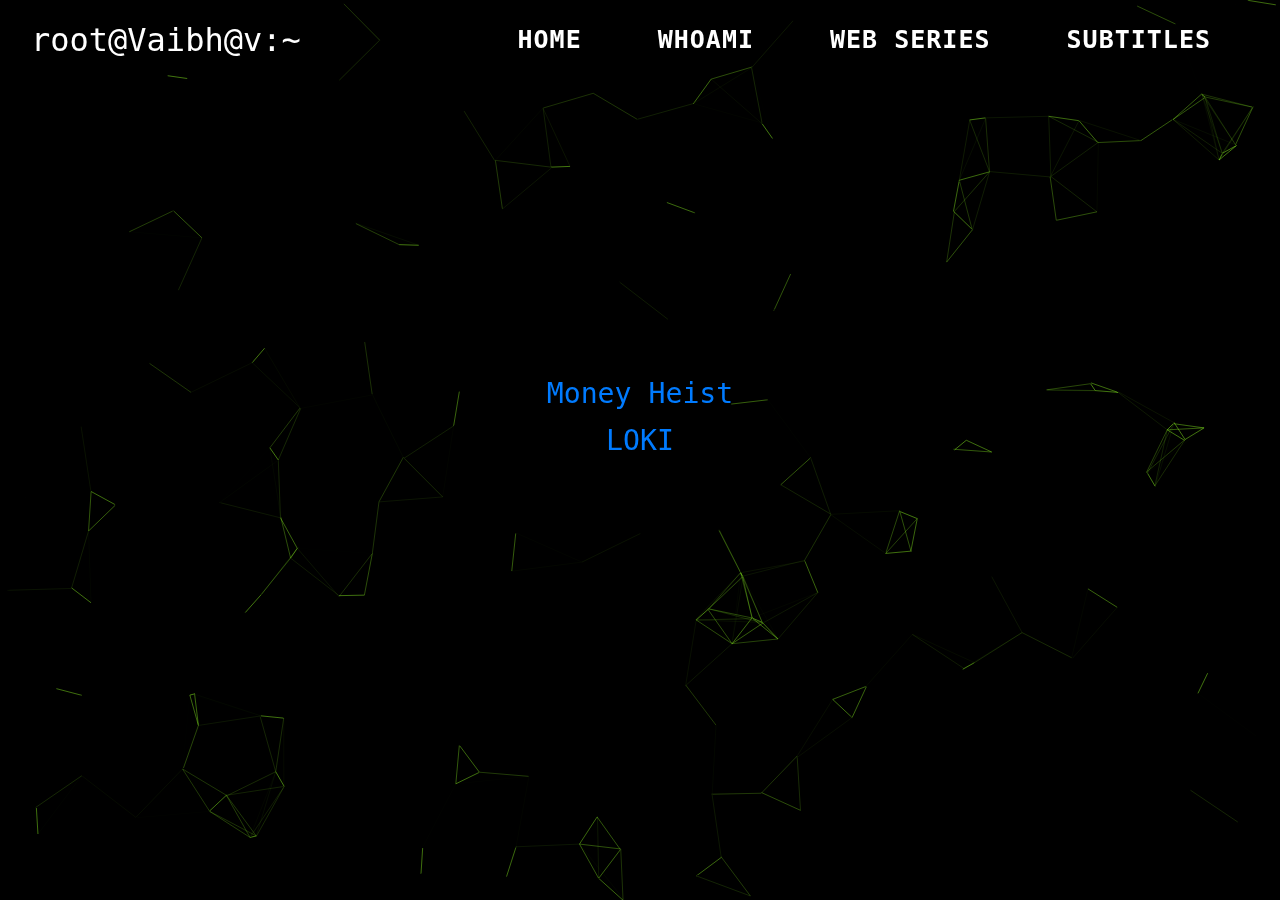
<file: webseries/index.html>
<!DOCTYPE html>
<html lang="en">
<title>VAIBH@V BLOG</title>
<meta charset="UTF-8">
<meta name="viewport" content="width=device-width, initial-scale=1, shrink-to-fit=no">
<link rel="stylesheet" href="/css/style.css">
<link rel="stylesheet" href="https://stackpath.bootstrapcdn.com/font-awesome/4.7.0/css/font-awesome.min.css">
<link rel="stylesheet" href="https://cdnjs.cloudflare.com/ajax/libs/font-awesome/4.7.0/css/font-awesome.min.css">
<link rel="stylesheet" href="https://use.fontawesome.com/releases/v5.6.1/css/all.css">
<link rel="stylesheet" href="https://use.fontawesome.com/releases/v5.11.2/css/all.css">
<link rel="stylesheet" href="https://fonts.googleapis.com/css?family=Righteous|Ubuntu+Mono&display=swap">
<link rel="stylesheet" href="https://maxcdn.bootstrapcdn.com/bootstrap/4.0.0/css/bootstrap.min.css"
  integrity="sha384-Gn5384xqQ1aoWXA+058RXPxPg6fy4IWvTNh0E263XmFcJlSAwiGgFAW/dAiS6JXm" crossorigin="anonymous">





<style>
  body {
    background-color: #000;
  }
</style>

<body>
  <nav class="navbar navbar-expand-lg bg-transparent fixed-top">
    <div class="container-fluid ">
      <a class="bar text-white " href="https://everythin.me/index">root@Vaibh@v:~</a>
      <button class="navbar-toggler navbar-dark" type="button" data-toggle="collapse" data-target="#navbar-nav"
        aria-controls="navbar-nav" aria-expanded="false" aria-label="Toggle navigation">
        <span class="navbar-toggler-icon "></span>
      </button>
      <div class="collapse navbar-collapse" id="navbar-nav">
        <ul class="navbar-nav ml-auto">
          <li class="nav-item ">
            <a class="nav-link" href="https://everythin.me/index">Home</a>
          </li>
          <li class="nav-item">
            <a class="nav-link" href="https://everythin.me/whoami">Whoami</a>
          </li>
          <li class="nav-item">
            <a class="nav-link" href="https://everythin.me/webseries">Web Series</a>
          </li>
          <li class="nav-item">
            <a class="nav-link" href="https://everythin.me/resources">Subtitles</a>
          </li>
        </ul>
      </div>
    </div>
  </nav>


  <section class="underconstruction center ">
    <div class="header3">
      <a href="/webseries/moneyheist/index.html"><p class="header3">Money Heist</p></a>
    </div>

         <br> <p>  </p><br><br>
         
    <section class="underconstruction center ">
        <div class="header4">
          <a href="/webseries/loki/index.html"><p class="header4">LOKI</p></a>
        </div>

    <script src="https://code.jquery.com/jquery-3.2.1.slim.min.js"
      integrity="sha384-KJ3o2DKtIkvYIK3UENzmM7KCkRr/rE9/Qpg6aAZGJwFDMVNA/GpGFF93hXpG5KkN"
      crossorigin="anonymous"></script>
    <script src="https://cdnjs.cloudflare.com/ajax/libs/popper.js/1.12.9/umd/popper.min.js"
      integrity="sha384-ApNbgh9B+Y1QKtv3Rn7W3mgPxhU9K/ScQsAP7hUibX39j7fakFPskvXusvfa0b4Q"
      crossorigin="anonymous"></script>
    <script src="https://maxcdn.bootstrapcdn.com/bootstrap/4.0.0/js/bootstrap.min.js"
      integrity="sha384-JZR6Spejh4U02d8jOt6vLEHfe/JQGiRRSQQxSfFWpi1MquVdAyjUar5+76PVCmYl"
      crossorigin="anonymous"></script>
    <script type="text/javascript" color="143, 252, 33" opacity='1' zIndex="-2" count="200"
      src="/js/canvas-nest.js"></script>
</body>

</html>
</file>
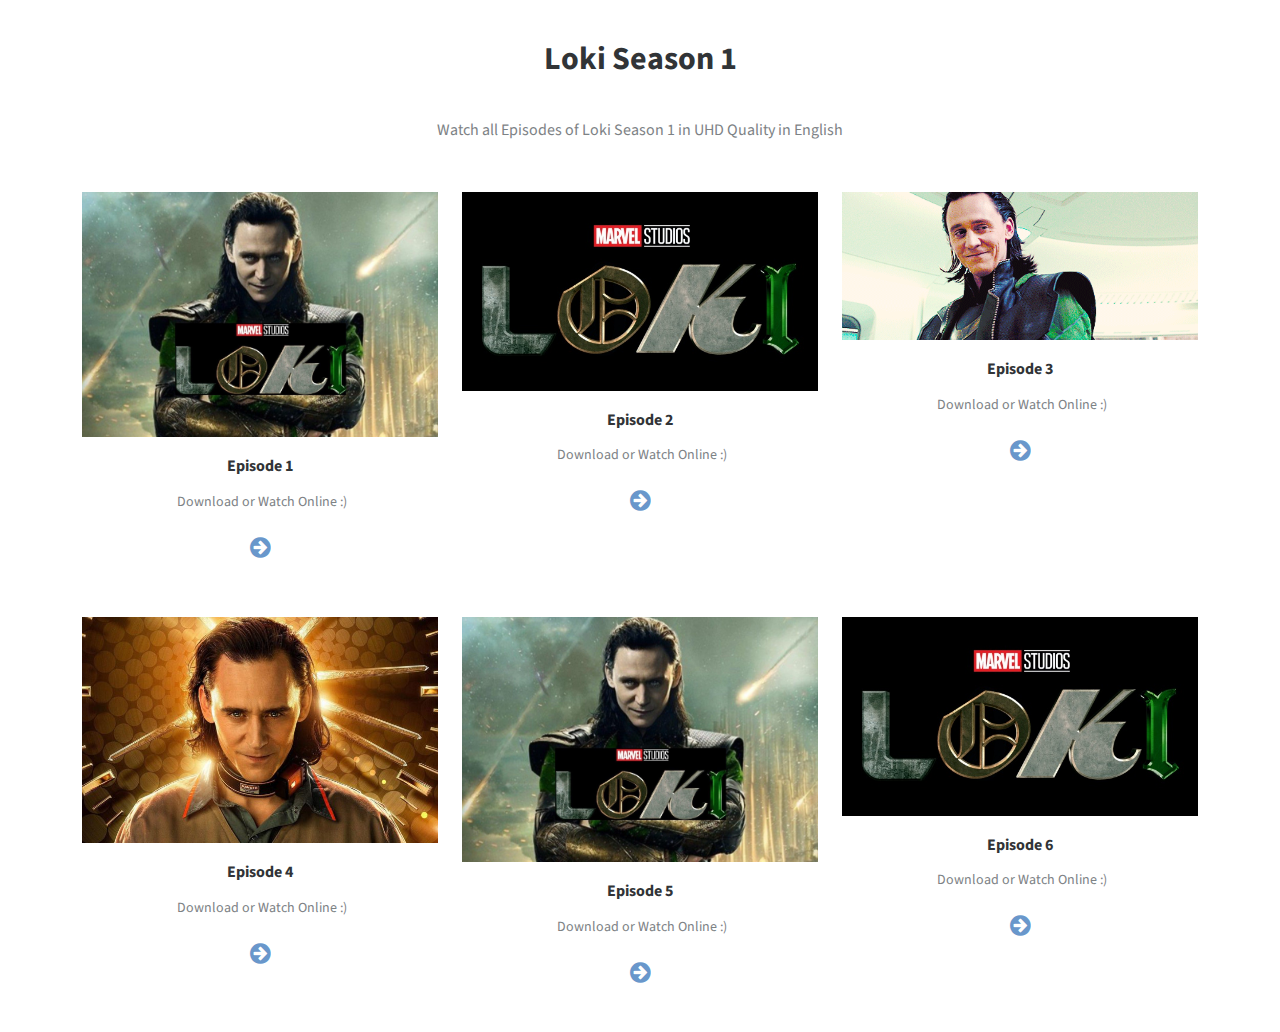
<file: webseries/loki/index.html>
<!DOCTYPE html>
<html>

<head>
    <meta charset="utf-8">
    <meta name="viewport" content="width=device-width, initial-scale=1.0, shrink-to-fit=no">
    <title>Everythin</title>
    <link rel="stylesheet" href="/assets/bootstrap/css/bootstrap.min.css">
    <link rel="stylesheet" href="https://fonts.googleapis.com/css?family=Source+Sans+Pro:300,400,700,300italic,400italic,700italic">
    <link rel="stylesheet" href="https://fonts.googleapis.com/css?family=Lora">
    <link rel="stylesheet" href="/assets/fonts/font-awesome.min.css">
    <link rel="stylesheet" href="/assets/fonts/simple-line-icons.min.css">
    <link rel="stylesheet" href="/assets/css/-Countdown-BS4-.css">
    <link rel="stylesheet" href="/assets/css/Animated-CSS-Waves-Background-SVG.css">
    <link rel="stylesheet" href="/assets/css/Animated-rainbow-shadow.css">
    <link rel="stylesheet" href="/assets/css/Article-Dual-Column.css">
    <link rel="stylesheet" href="/assets/css/Article-List.css">
    <link rel="stylesheet" href="/assets/css/html5-video.css">
</head>

<body>
    <section class="article-list">
        <div class="container">
            <div class="intro">
                <h2 class="text-center">Loki Season 1</h2>
                <p class="text-center">Watch all Episodes of Loki Season 1 in UHD Quality in English</p>
            </div>
            <div class="row articles">
                <div class="col-sm-6 col-md-4 item"><a href="https://mega.nz/file/Cj5giDSa#TR4KyWz1KIPIO-MIkNjbPEgHhy7l4-EQqU_4Bt9_7pc"><img class="img-fluid" src="/assets/img/Loki-filming.jpg"></a>
                    <h3 class="name">Episode 1</h3>
                    <p class="description">&nbsp;Download or Watch Online :)</p><a class="action" href="https://mega.nz/file/Cj5giDSa#TR4KyWz1KIPIO-MIkNjbPEgHhy7l4-EQqU_4Bt9_7pc"><i class="fa fa-arrow-circle-right"></i></a>
                </div>
                <div class="col-sm-6 col-md-4 item"><a href="https://mega.nz/file/Wq5mgTDA#c5lKb-NcrGwxOfc78U1FF6liFV6uYrB4fElclV8fLS0"><img class="img-fluid" src="/assets/img/Loki-logo.jpg"></a>
                    <h3 class="name">Episode 2</h3>
                    <p class="description">&nbsp;Download or Watch Online :)</p><a class="action" href="https://mega.nz/file/Wq5mgTDA#c5lKb-NcrGwxOfc78U1FF6liFV6uYrB4fElclV8fLS0"><i class="fa fa-arrow-circle-right"></i></a>
                </div>
                <div class="col-sm-6 col-md-4 item"><a href="https://mega.nz/file/D2wmgLoL#2As5HWWFtVCc8GVzsXiNvDZmJdXJ0TIMyp4QCvai1dA"><img class="img-fluid" src="/assets/img/heheheloki.gif"></a>
                    <h3 class="name">Episode 3</h3>
                    <p class="description">&nbsp;Download or Watch Online :)</p><a class="action" href="https://mega.nz/file/D2wmgLoL#2As5HWWFtVCc8GVzsXiNvDZmJdXJ0TIMyp4QCvai1dA"><i class="fa fa-arrow-circle-right"></i></a>
                </div>
                <div class="col-sm-6 col-md-4 item"><a href="https://mega.nz/file/r7xEXLzD#URsf8Qj8C4xvb2AQCN9gYxh6faa4EpHqNFLFAwkoSTY"><img class="img-fluid" src="/assets/img/loki-2000x1270-1-696x442.jpg"></a>
                    <h3 class="name">Episode 4</h3>
                    <p class="description">&nbsp;Download or Watch Online :)</p><a class="action" href="https://mega.nz/file/r7xEXLzD#URsf8Qj8C4xvb2AQCN9gYxh6faa4EpHqNFLFAwkoSTY"><i class="fa fa-arrow-circle-right"></i></a>
                </div>
                <div class="col-sm-6 col-md-4 item"><a href="https://mega.nz/file/2ihQGBCa#GKkVimL3baYYk1tS7HWCuZf3Se-zvRxnbIJCIEBLiX0"><img class="img-fluid" src="/assets/img/Loki-filming.jpg"></a>
                    <h3 class="name">Episode 5</h3>
                    <p class="description">&nbsp;Download or Watch Online :)</p><a class="action" href="https://mega.nz/file/2ihQGBCa#GKkVimL3baYYk1tS7HWCuZf3Se-zvRxnbIJCIEBLiX0"><i class="fa fa-arrow-circle-right"></i></a>
                </div>
                <div class="col-sm-6 col-md-4 item"><a href="https://mega.nz/file/jigGgJpY#RaiIEDXFhVAQ2EnDy4ImBF7NZFBHUgD6Y24NMf1a2l4"><img class="img-fluid" src="/assets/img/Loki-logo.jpg"></a>
                    <h3 class="name">Episode 6</h3>
                    <p class="description">&nbsp;Download or Watch Online :)</p><a class="action" href="https://mega.nz/file/jigGgJpY#RaiIEDXFhVAQ2EnDy4ImBF7NZFBHUgD6Y24NMf1a2l4"><i class="fa fa-arrow-circle-right"></i></a>
                </div>
            </div>
        </div>
    </section>
    <script src="/assets/bootstrap/js/bootstrap.min.js"></script>
    <script src="/assets/js/stylish-portfolio.js"></script>
</body>

</html>
</file>
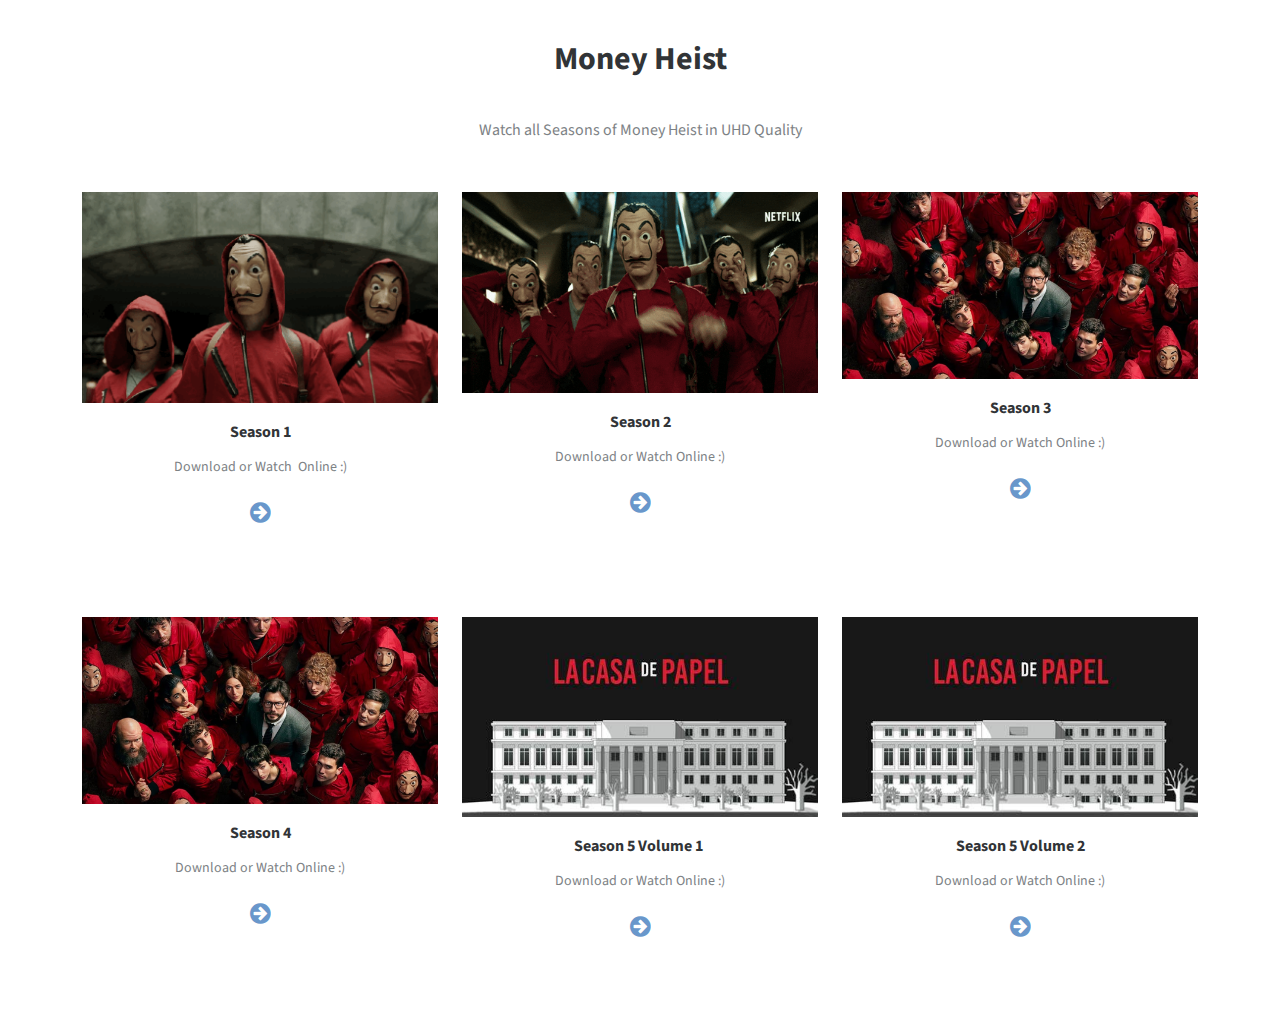
<file: webseries/moneyheist/index.html>
<!DOCTYPE html>
<html>

<head>
    <meta charset="utf-8">
    <meta name="viewport" content="width=device-width, initial-scale=1.0, shrink-to-fit=no">
    <title>Everythin</title>
    <link rel="stylesheet" href="/assets/bootstrap/css/bootstrap.min.css">
    <link rel="stylesheet" href="https://fonts.googleapis.com/css?family=Source+Sans+Pro:300,400,700,300italic,400italic,700italic">
    <link rel="stylesheet" href="https://fonts.googleapis.com/css?family=Lora">
    <link rel="stylesheet" href="/assets/fonts/font-awesome.min.css">
    <link rel="stylesheet" href="/assets/fonts/simple-line-icons.min.css">
    <link rel="stylesheet" href="/assets/css/-Countdown-BS4-.css">
    <link rel="stylesheet" href="/assets/css/Animated-CSS-Waves-Background-SVG.css">
    <link rel="stylesheet" href="/assets/css/Animated-rainbow-shadow.css">
    <link rel="stylesheet" href="/assets/css/Article-Dual-Column.css">
    <link rel="stylesheet" href="/assets/css/Article-List.css">
    <link rel="stylesheet" href="/assets/css/html5-video.css">
</head>

<body>
    <section class="article-list">
        <div class="container">
            <div class="intro">
                <h2 class="text-center">Money Heist</h2>
                <p class="text-center">Watch all Seasons of Money Heist in UHD Quality</p>
            </div>
            <div class="row articles">
                <div class="col-sm-6 col-md-4 item"><a href="/webseries/moneyheist/season1/index.html"><img class="img-fluid" src="/assets/img/LCDPP.gif"></a>
                    <h3 class="name">Season 1</h3>
                    <p class="description">Download or Watch&nbsp; Online :)</p><a class="action" href="/webseries/moneyheist/season1/index.html"><i class="fa fa-arrow-circle-right"></i></a>
                </div>
                <div class="col-sm-6 col-md-4 item"><a href="/webseries/moneyheist/season2/index.html"><img class="img-fluid" src="/assets/img/LCDPP2.gif"></a>
                    <h3 class="name">Season 2</h3>
                    <p class="description">Download or Watch Online :)</p><a class="action" href="/webseries/moneyheist/season2/index.html"><i class="fa fa-arrow-circle-right"></i></a>
                </div>
                <div class="col-sm-6 col-md-4 item"><a href="/webseries/moneyheist/season3/index.html"><img class="img-fluid" src="/assets/img/1-thumbnail.jpg"></a>
                    <h3 class="name">Season 3</h3>
                    <p class="description">Download or Watch Online :)</p><a class="action" href="/webseries/moneyheist/season3/index.html"><i class="fa fa-arrow-circle-right"></i></a>
                </div>
                <div class="col-sm-6 col-md-4 item"><a href="/webseries/moneyheist/season4/index.html"><img class="img-fluid" src="/assets/img/1-thumbnail.jpg"></a>
                    <h3 class="name">Season 4</h3>
                    <p class="description">Download or Watch Online :)</p><a class="action" href="/webseries/moneyheist/season4/index.html"><i class="fa fa-arrow-circle-right"></i></a>
                </div>
                <div class="col-sm-6 col-md-4 item"><a href="/webseries/moneyheist/season5/index.html"><img class="img-fluid" src="/assets/img/lcdpp3.jpg"></a>
                    <h3 class="name">Season 5 Volume 1&nbsp;</h3>
                    <p class="description">Download or Watch Online :)</p><a class="action" href="/webseries/moneyheist/season5/index.html"><i class="fa fa-arrow-circle-right"></i></a>
                </div>
                <div class="col-sm-6 col-md-4 item"><a href="#"><img class="img-fluid" src="/assets/img/lcdpp3.jpg"></a>
                    <h3 class="name">Season 5 Volume 2</h3>
                    <p class="description">Download or Watch Online :)</p><a class="action" href="#"><i class="fa fa-arrow-circle-right"></i></a>
                </div>
            </div>
        </div>
    </section>
    <script src="/assets/bootstrap/js/bootstrap.min.js"></script>
    <script src="/assets/js/stylish-portfolio.js"></script>
</body>

</html>
</file>
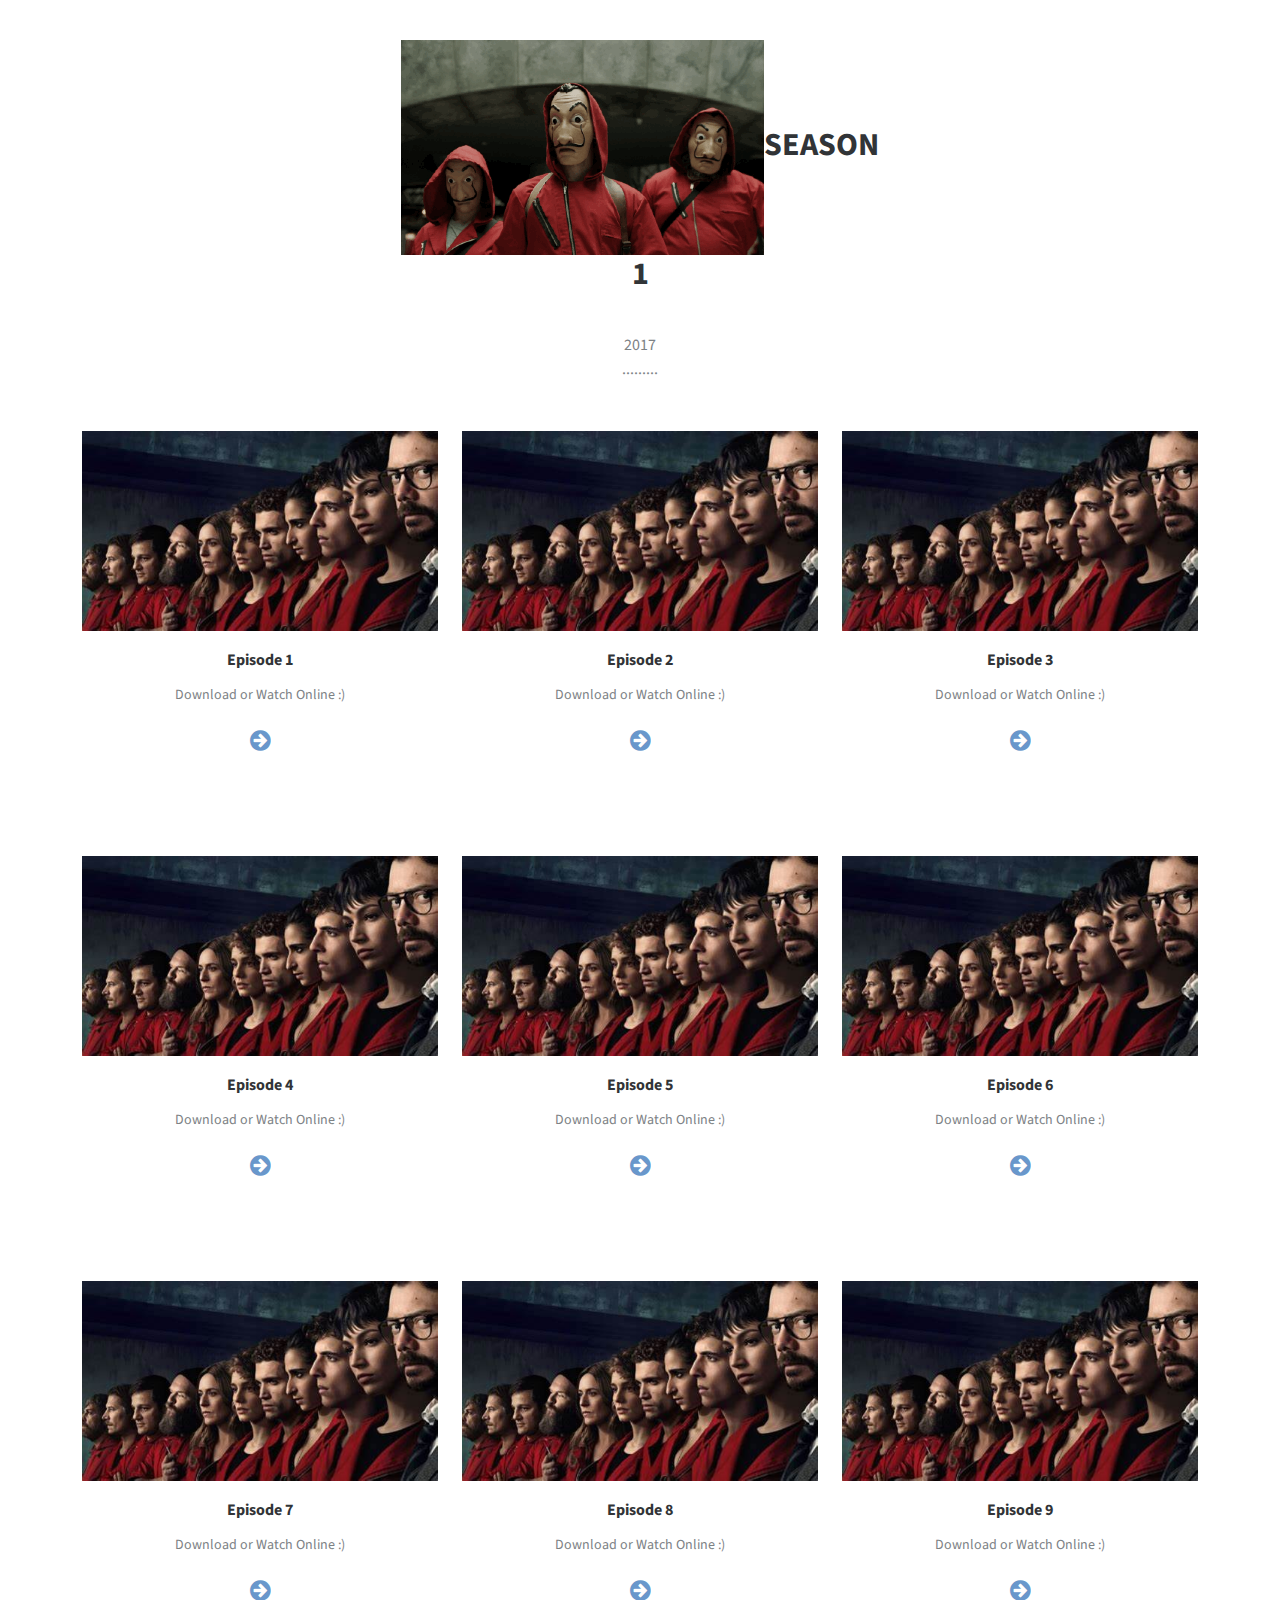
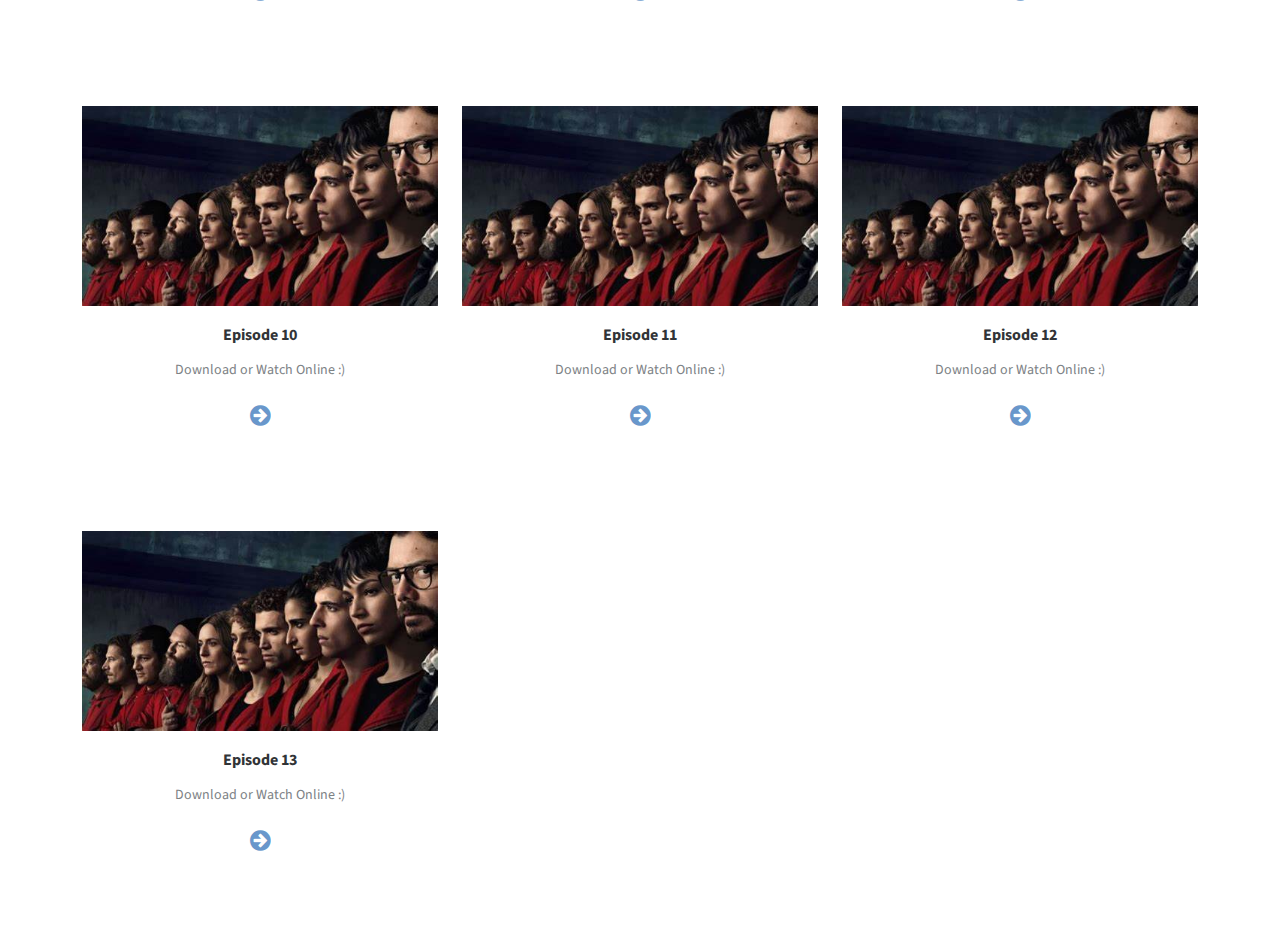
<file: webseries/moneyheist/season1/index.html>
<!DOCTYPE html>
<html>

<head>
    <meta charset="utf-8">
    <meta name="viewport" content="width=device-width, initial-scale=1.0, shrink-to-fit=no">
    <title>Everythin</title>
    <link rel="stylesheet" href="/assets/bootstrap/css/bootstrap.min.css">
    <link rel="stylesheet" href="https://fonts.googleapis.com/css?family=Source+Sans+Pro:300,400,700,300italic,400italic,700italic">
    <link rel="stylesheet" href="https://fonts.googleapis.com/css?family=Lora">
    <link rel="stylesheet" href="/assets/fonts/font-awesome.min.css">
    <link rel="stylesheet" href="/assets/fonts/simple-line-icons.min.css">
    <link rel="stylesheet" href="/assets/css/-Countdown-BS4-.css">
    <link rel="stylesheet" href="/assets/css/Animated-CSS-Waves-Background-SVG.css">
    <link rel="stylesheet" href="/assets/css/Animated-rainbow-shadow.css">
    <link rel="stylesheet" href="/assets/css/Article-Dual-Column.css">
    <link rel="stylesheet" href="/assets/css/Article-List.css">
    <link rel="stylesheet" href="/assets/css/html5-video.css">
</head>

<body>
    <section class="article-dual-column"></section>
    <section class="article-list">
        <div class="container">
            <div class="intro">
                <h2 class="text-center"><img src="/assets/img/LCDPP.gif">SEASON 1</h2>
                <p class="text-center">2017</p>
                <p class="text-center">.........</p>
            </div>
            <div class="row articles">
                <div class="col-sm-6 col-md-4 item"><a href="https://mega.nz/file/W3gBRaAL#BFXg9CNGLK6oYxMRNujXCSVTghlWiiXG2lnYj7XatVA"><img class="img-fluid" src="/assets/img/2-thumbnail.jpg"></a>
                    <h3 class="name">Episode 1</h3>
                    <p class="description">Download or Watch Online :)</p><a class="action" href="https://mega.nz/file/W3gBRaAL#BFXg9CNGLK6oYxMRNujXCSVTghlWiiXG2lnYj7XatVA"><i class="fa fa-arrow-circle-right"></i></a>
                </div>
                <div class="col-sm-6 col-md-4 item"><a href="https://mega.nz/file/C6hxnYrb#KJoRjMzQTZznSX9Ucvj-GNMfZEljNTQlNjwr4Jebm5Y"><img class="img-fluid" src="/assets/img/2-thumbnail.jpg"></a>
                    <h3 class="name">Episode 2</h3>
                    <p class="description">Download or Watch Online :)</p><a class="action" href="https://mega.nz/file/C6hxnYrb#KJoRjMzQTZznSX9Ucvj-GNMfZEljNTQlNjwr4Jebm5Y"><i class="fa fa-arrow-circle-right"></i></a>
                </div>
                <div class="col-sm-6 col-md-4 item"><a href="https://mega.nz/file/X35zHIyK#Isnm5DLvS6fr4Q2ohIh1HnbsePKui2dFuNfI4VD_LPc"><img class="img-fluid" src="/assets/img/2-thumbnail.jpg"></a>
                    <h3 class="name">Episode 3</h3>
                    <p class="description">Download or Watch Online :)</p><a class="action" href="https://mega.nz/file/X35zHIyK#Isnm5DLvS6fr4Q2ohIh1HnbsePKui2dFuNfI4VD_LPc"><i class="fa fa-arrow-circle-right"></i></a>
                </div>
                <div class="col-sm-6 col-md-4 item"><a href="https://mega.nz/file/unQm3ZIA#ehpIogQ9acT00ZK3AdSvkRAzAnrQuAg9zij7JITBHVg"><img class="img-fluid" src="/assets/img/2-thumbnail.jpg"></a>
                    <h3 class="name">Episode 4</h3>
                    <p class="description">Download or Watch Online :)</p><a class="action" href="https://mega.nz/file/unQm3ZIA#ehpIogQ9acT00ZK3AdSvkRAzAnrQuAg9zij7JITBHVg"><i class="fa fa-arrow-circle-right"></i></a>
                </div>
                <div class="col-sm-6 col-md-4 item"><a href="https://mega.nz/file/m3hUxbJb#RMgA0BElKYQT_ukSu-_xqyROo46y1zPbeu9GZHyS7Xg"><img class="img-fluid" src="/assets/img/2-thumbnail.jpg"></a>
                    <h3 class="name">Episode 5</h3>
                    <p class="description">Download or Watch Online :)</p><a class="action" href="https://mega.nz/file/m3hUxbJb#RMgA0BElKYQT_ukSu-_xqyROo46y1zPbeu9GZHyS7Xg"><i class="fa fa-arrow-circle-right"></i></a>
                </div>
                <div class="col-sm-6 col-md-4 item"><a href="https://mega.nz/file/Hi5CGRgZ#AcvlSxBaP7yhzpLYxQKUWibVA0RNmaBJ0f_FRHu4ycM"><img class="img-fluid" src="/assets/img/2-thumbnail.jpg"></a>
                    <h3 class="name">Episode 6</h3>
                    <p class="description">Download or Watch Online :)</p><a class="action" href="https://mega.nz/file/Hi5CGRgZ#AcvlSxBaP7yhzpLYxQKUWibVA0RNmaBJ0f_FRHu4ycM"><i class="fa fa-arrow-circle-right"></i></a>
                </div>
                <div class="col-sm-6 col-md-4 item"><a href="https://mega.nz/file/LzxWQBLT#2G2aeB54421HyOh0yeooSj91N2uh57CAscOCt6Sc_Do"><img class="img-fluid" src="/assets/img/2-thumbnail.jpg"></a>
                    <h3 class="name">Episode 7</h3>
                    <p class="description">Download or Watch Online :)</p><a class="action" href="https://mega.nz/file/LzxWQBLT#2G2aeB54421HyOh0yeooSj91N2uh57CAscOCt6Sc_Do"><i class="fa fa-arrow-circle-right"></i></a>
                </div>
                <div class="col-sm-6 col-md-4 item"><a href="https://mega.nz/file/PnYznQzT#FtKMQktgadneXPoXkpJWzYqEzboWWv5aBT908bkjT08"><img class="img-fluid" src="/assets/img/2-thumbnail.jpg"></a>
                    <h3 class="name">Episode 8</h3>
                    <p class="description">Download or Watch Online :)</p><a class="action" href="https://mega.nz/file/PnYznQzT#FtKMQktgadneXPoXkpJWzYqEzboWWv5aBT908bkjT08"><i class="fa fa-arrow-circle-right"></i></a>
                </div>
                <div class="col-sm-6 col-md-4 item"><a href="https://mega.nz/file/L3RFjY4A#8Ztb497tCB11uuyoi52i6dsSqtBep9GfB5e9gsOOKt4"><img class="img-fluid" src="/assets/img/2-thumbnail.jpg"></a>
                    <h3 class="name">Episode 9</h3>
                    <p class="description">Download or Watch Online :)</p><a class="action" href="https://mega.nz/file/L3RFjY4A#8Ztb497tCB11uuyoi52i6dsSqtBep9GfB5e9gsOOKt4"><i class="fa fa-arrow-circle-right"></i></a>
                </div>
                <div class="col-sm-6 col-md-4 item"><a href="https://mega.nz/file/jjpyHTwD#bex5P9zaDFJL1PbVUm7mrmybwBNkXa8Z_0sukNZvrzE"><img class="img-fluid" src="/assets/img/2-thumbnail.jpg"></a>
                    <h3 class="name">Episode 10</h3>
                    <p class="description">Download or Watch Online :)</p><a class="action" href="https://mega.nz/file/jjpyHTwD#bex5P9zaDFJL1PbVUm7mrmybwBNkXa8Z_0sukNZvrzE"><i class="fa fa-arrow-circle-right"></i></a>
                </div>
                <div class="col-sm-6 col-md-4 item"><a href="https://mega.nz/file/Lq5wVDDB#SSSID0VuzUi5JxEhXLlBkYF-E5e_zVK135RwppQ6rI4"><img class="img-fluid" src="/assets/img/2-thumbnail.jpg"></a>
                    <h3 class="name">Episode 11</h3>
                    <p class="description">Download or Watch Online :)</p><a class="action" href="https://mega.nz/file/Lq5wVDDB#SSSID0VuzUi5JxEhXLlBkYF-E5e_zVK135RwppQ6rI4"><i class="fa fa-arrow-circle-right"></i></a>
                </div>
                <div class="col-sm-6 col-md-4 item"><a href="https://mega.nz/file/rih23RgK#LrfkWYC2FeTOE8JFmLgUtnu4WHJMnSakBbASl0TQNRA"><img class="img-fluid" src="/assets/img/2-thumbnail.jpg"></a>
                    <h3 class="name">Episode 12</h3>
                    <p class="description">Download or Watch Online :)</p><a class="action" href="https://mega.nz/file/rih23RgK#LrfkWYC2FeTOE8JFmLgUtnu4WHJMnSakBbASl0TQNRA"><i class="fa fa-arrow-circle-right"></i></a>
                </div>
                <div class="col-sm-6 col-md-4 item"><a href="https://mega.nz/file/Wq4A2JqY#q8rQwgsOZU-eZiYa5vJ03L3w1eX32uJz6jr8q1HH9RA"><img class="img-fluid" src="/assets/img/2-thumbnail.jpg"></a>
                    <h3 class="name">Episode 13</h3>
                    <p class="description">Download or Watch Online :)</p><a class="action" href="https://mega.nz/file/Wq4A2JqY#q8rQwgsOZU-eZiYa5vJ03L3w1eX32uJz6jr8q1HH9RA"><i class="fa fa-arrow-circle-right"></i></a>
                </div>
            </div>
        </div>
    </section>
    <script src="/assets/bootstrap/js/bootstrap.min.js"></script>
    <script src="/assets/js/stylish-portfolio.js"></script>
</body>

</html>
</file>
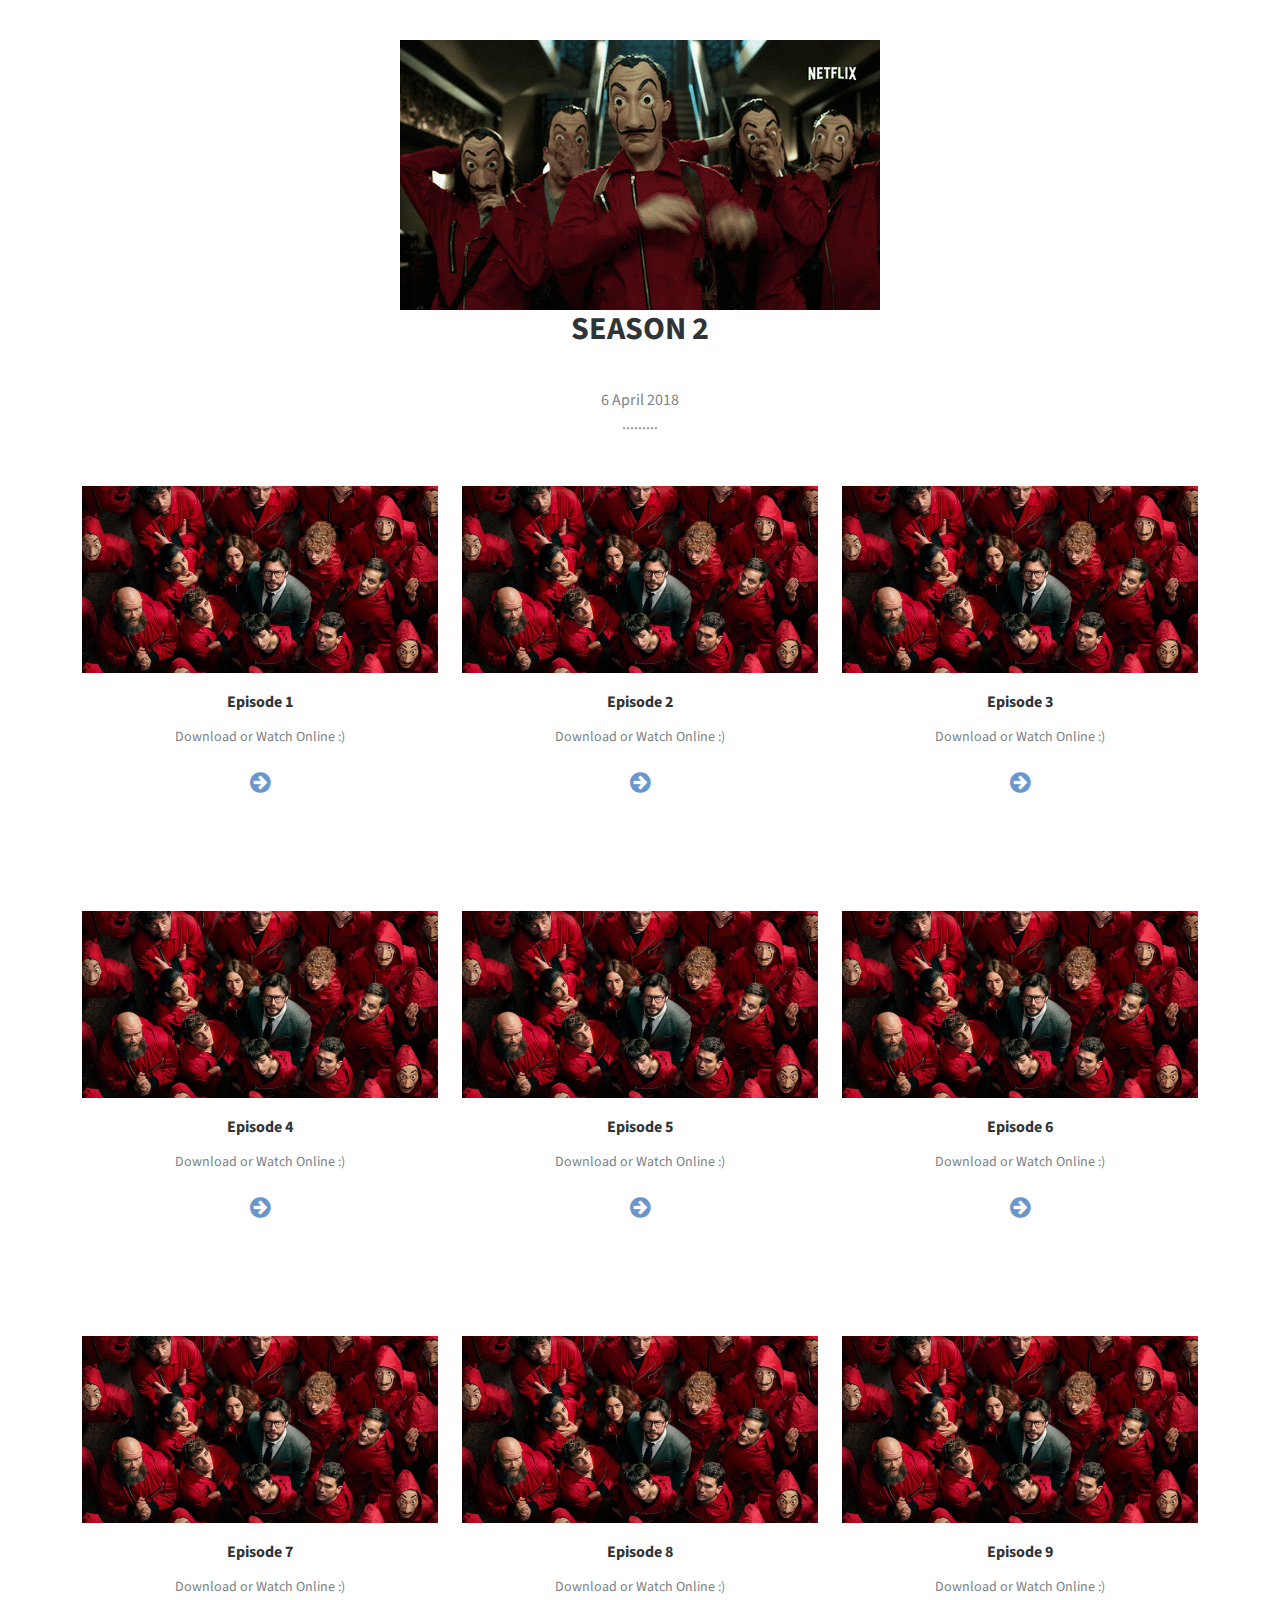
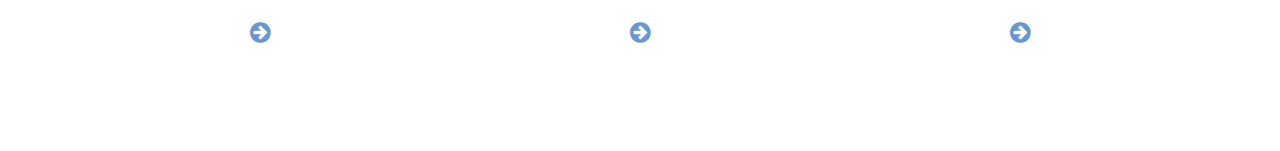
<file: webseries/moneyheist/season2/index.html>
<!DOCTYPE html>
<html>

<head>
    <meta charset="utf-8">
    <meta name="viewport" content="width=device-width, initial-scale=1.0, shrink-to-fit=no">
    <title>Everythin</title>
    <link rel="stylesheet" href="/assets/bootstrap/css/bootstrap.min.css">
    <link rel="stylesheet" href="https://fonts.googleapis.com/css?family=Source+Sans+Pro:300,400,700,300italic,400italic,700italic">
    <link rel="stylesheet" href="https://fonts.googleapis.com/css?family=Lora">
    <link rel="stylesheet" href="/assets/fonts/font-awesome.min.css">
    <link rel="stylesheet" href="/assets/fonts/simple-line-icons.min.css">
    <link rel="stylesheet" href="/assets/css/-Countdown-BS4-.css">
    <link rel="stylesheet" href="/assets/css/Animated-CSS-Waves-Background-SVG.css">
    <link rel="stylesheet" href="/assets/css/Animated-rainbow-shadow.css">
    <link rel="stylesheet" href="/assets/css/Article-Dual-Column.css">
    <link rel="stylesheet" href="/assets/css/Article-List.css">
    <link rel="stylesheet" href="/assets/css/html5-video.css">
</head>

<body>
    <section class="article-dual-column"></section>
    <section class="article-list">
        <div class="container">
            <div class="intro">
                <h2 class="text-center"><img src="/assets/img/LCDPP2.gif">SEASON 2</h2>
                <p class="text-center">6 April 2018<br></p>
                <p class="text-center">.........</p>
            </div>
            <div class="row articles">
                <div class="col-sm-6 col-md-4 item"><a href="https://mega.nz/file/zi4WVICK#C-m9aBXFlXfRS3HHCKvrR9oOF6osKzv5N6GIwaPsEtk"><img class="img-fluid" src="/assets/img/1-thumbnail.jpg"></a>
                    <h3 class="name">Episode 1</h3>
                    <p class="description">Download or Watch Online :)</p><a class="action" href="https://mega.nz/file/zi4WVICK#C-m9aBXFlXfRS3HHCKvrR9oOF6osKzv5N6GIwaPsEtk"><i class="fa fa-arrow-circle-right"></i></a>
                </div>
                <div class="col-sm-6 col-md-4 item"><a href="https://mega.nz/file/SugwECJC#5GLQJLfhttjLjelZahJ7RxwjoHgsWJWP5Z4IB9S23Ww"><img class="img-fluid" src="/assets/img/1-thumbnail.jpg"></a>
                    <h3 class="name">Episode 2</h3>
                    <p class="description">Download or Watch Online :)</p><a class="action" href="https://mega.nz/file/SugwECJC#5GLQJLfhttjLjelZahJ7RxwjoHgsWJWP5Z4IB9S23Ww"><i class="fa fa-arrow-circle-right"></i></a>
                </div>
                <div class="col-sm-6 col-md-4 item"><a href="https://mega.nz/file/D3o0FKBb#0y0p_zk9ld0X5BEDEEBc1VxjhIVXk3vnUBZwjB3QOMs"><img class="img-fluid" src="/assets/img/1-thumbnail.jpg"></a>
                    <h3 class="name">Episode 3</h3>
                    <p class="description">Download or Watch Online :)</p><a class="action" href="https://mega.nz/file/D3o0FKBb#0y0p_zk9ld0X5BEDEEBc1VxjhIVXk3vnUBZwjB3QOMs"><i class="fa fa-arrow-circle-right"></i></a>
                </div>
                <div class="col-sm-6 col-md-4 item"><a href="https://mega.nz/file/jngWwIya#Y_YsNcp9nkcIocwD0IDUkU2Rxn4tZJmYIyxztz4tcM0"><img class="img-fluid" src="/assets/img/1-thumbnail.jpg"></a>
                    <h3 class="name">Episode 4</h3>
                    <p class="description">Download or Watch Online :)</p><a class="action" href="https://mega.nz/file/jngWwIya#Y_YsNcp9nkcIocwD0IDUkU2Rxn4tZJmYIyxztz4tcM0"><i class="fa fa-arrow-circle-right"></i></a>
                </div>
                <div class="col-sm-6 col-md-4 item"><a href="https://mega.nz/file/CvxEhCYA#e0b-McXNTEaWax3xv8PZRX4hDDute2OI_Ive7rlfKmI"><img class="img-fluid" src="/assets/img/1-thumbnail.jpg"></a>
                    <h3 class="name">Episode 5</h3>
                    <p class="description">Download or Watch Online :)</p><a class="action" href="https://mega.nz/file/CvxEhCYA#e0b-McXNTEaWax3xv8PZRX4hDDute2OI_Ive7rlfKmI"><i class="fa fa-arrow-circle-right"></i></a>
                </div>
                <div class="col-sm-6 col-md-4 item"><a href="https://mega.nz/file/WyACBbTS#DsYxBtvtQSMld-U1ylI9nbMbjTA7LyCzulexPZPlslI"><img class="img-fluid" src="/assets/img/1-thumbnail.jpg"></a>
                    <h3 class="name">Episode 6</h3>
                    <p class="description">Download or Watch Online :)</p><a class="action" href="https://mega.nz/file/WyACBbTS#DsYxBtvtQSMld-U1ylI9nbMbjTA7LyCzulexPZPlslI"><i class="fa fa-arrow-circle-right"></i></a>
                </div>
                <div class="col-sm-6 col-md-4 item"><a href="https://mega.nz/file/WnIWELzQ#txkGCa3avAVr68GgGV14BnF7BFicp0ETTvpSnjy9qU8"><img class="img-fluid" src="/assets/img/1-thumbnail.jpg"></a>
                    <h3 class="name">Episode 7</h3>
                    <p class="description">Download or Watch Online :)</p><a class="action" href="https://mega.nz/file/WnIWELzQ#txkGCa3avAVr68GgGV14BnF7BFicp0ETTvpSnjy9qU8"><i class="fa fa-arrow-circle-right"></i></a>
                </div>
                <div class="col-sm-6 col-md-4 item"><a href="https://mega.nz/file/XzISlTxR#aawmsdZuzwGYHDgKPkmwShFiuQnk9ur3Km83Bd1q1oE"><img class="img-fluid" src="/assets/img/1-thumbnail.jpg"></a>
                    <h3 class="name">Episode 8</h3>
                    <p class="description">Download or Watch Online :)</p><a class="action" href="https://mega.nz/file/XzISlTxR#aawmsdZuzwGYHDgKPkmwShFiuQnk9ur3Km83Bd1q1oE"><i class="fa fa-arrow-circle-right"></i></a>
                </div>
                <div class="col-sm-6 col-md-4 item"><a href="https://mega.nz/file/22ARVKwY#zKzUebRJqR2wzSdc_ruH9dWmKad3gyyU4HZ1IAFg0oo"><img class="img-fluid" src="/assets/img/1-thumbnail.jpg"></a>
                    <h3 class="name">Episode 9</h3>
                    <p class="description">Download or Watch Online :)</p><a class="action" href="https://mega.nz/file/22ARVKwY#zKzUebRJqR2wzSdc_ruH9dWmKad3gyyU4HZ1IAFg0oo"><i class="fa fa-arrow-circle-right"></i></a>
                </div>
            </div>
        </div>
    </section>
    <script src="/assets/bootstrap/js/bootstrap.min.js"></script>
    <script src="/assets/js/stylish-portfolio.js"></script>
</body>

</html>
</file>
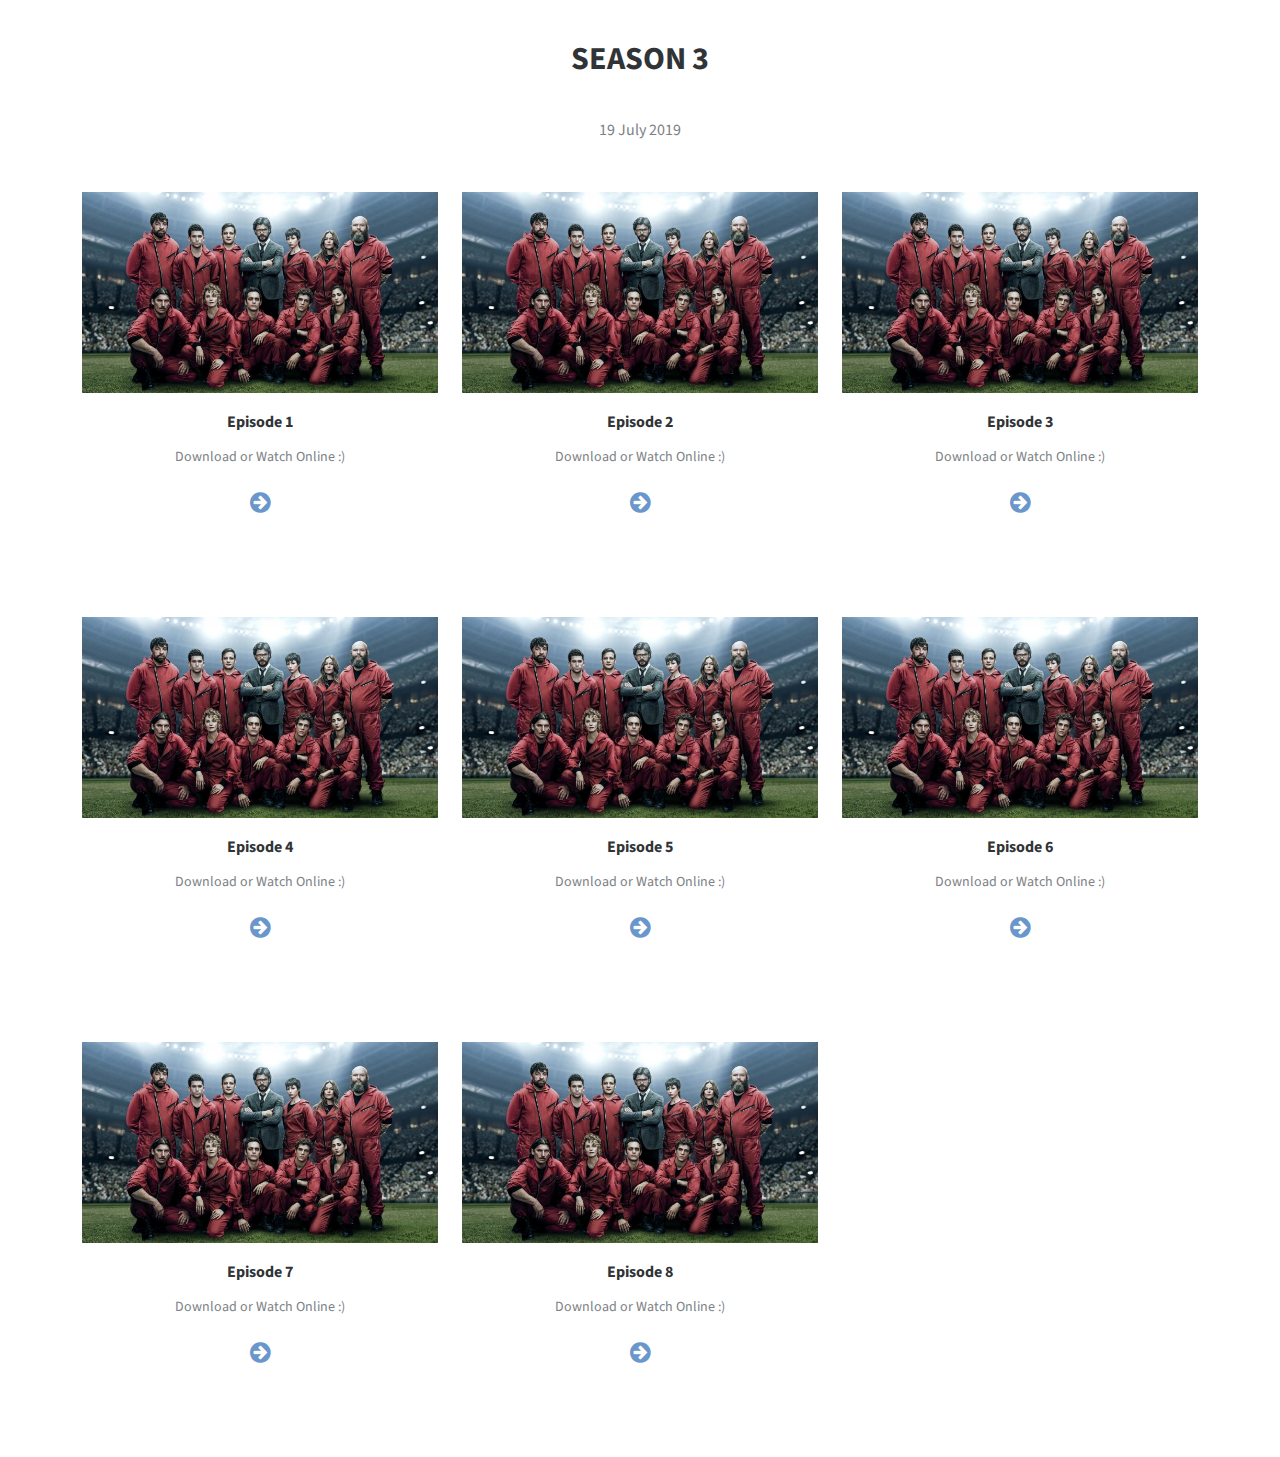
<file: webseries/moneyheist/season3/index.html>
<!DOCTYPE html>
<html>

<head>
    <meta charset="utf-8">
    <meta name="viewport" content="width=device-width, initial-scale=1.0, shrink-to-fit=no">
    <title>Everythin</title>
    <link rel="stylesheet" href="/assets/bootstrap/css/bootstrap.min.css">
    <link rel="stylesheet" href="https://fonts.googleapis.com/css?family=Source+Sans+Pro:300,400,700,300italic,400italic,700italic">
    <link rel="stylesheet" href="https://fonts.googleapis.com/css?family=Lora">
    <link rel="stylesheet" href="/assets/fonts/font-awesome.min.css">
    <link rel="stylesheet" href="/assets/fonts/simple-line-icons.min.css">
    <link rel="stylesheet" href="/assets/css/-Countdown-BS4-.css">
    <link rel="stylesheet" href="/assets/css/Animated-CSS-Waves-Background-SVG.css">
    <link rel="stylesheet" href="/assets/css/Animated-rainbow-shadow.css">
    <link rel="stylesheet" href="/assets/css/Article-Dual-Column.css">
    <link rel="stylesheet" href="/assets/css/Article-List.css">
    <link rel="stylesheet" href="/assets/css/html5-video.css">
</head>

<body>
    <section class="article-list">
        <div class="container">
            <div class="intro">
                <h2 class="text-center">SEASON 3</h2>
                <p class="text-center">19 July 2019<br></p>
            </div>
            <div class="row articles">
                <div class="col-sm-6 col-md-4 item"><a href="https://www.mediafire.com/file/0qwvvbx83xnhhgp/S3_EP1.mp4/file"><img class="img-fluid" src="/assets/img/3-thumbnail.jpg"></a>
                    <h3 class="name">Episode 1</h3>
                    <p class="description">Download or Watch Online :)</p><a class="action" href="https://www.mediafire.com/file/0qwvvbx83xnhhgp/S3_EP1.mp4/file"><i class="fa fa-arrow-circle-right"></i></a>
                </div>
                <div class="col-sm-6 col-md-4 item"><a href="https://www.mediafire.com/file/hdg9c65mv9785fc/S3_EP2.mp4/file"><img class="img-fluid" src="/assets/img/3-thumbnail.jpg"></a>
                    <h3 class="name">Episode 2</h3>
                    <p class="description">Download or Watch Online :)</p><a class="action" href="https://www.mediafire.com/file/hdg9c65mv9785fc/S3_EP2.mp4/file"><i class="fa fa-arrow-circle-right"></i></a>
                </div>
                <div class="col-sm-6 col-md-4 item"><a href="https://www.mediafire.com/file/cmqryj1akuk04o8/S3_EP3.mp4/file"><img class="img-fluid" src="/assets/img/3-thumbnail.jpg"></a>
                    <h3 class="name">Episode 3</h3>
                    <p class="description">Download or Watch Online :)</p><a class="action" href="https://www.mediafire.com/file/cmqryj1akuk04o8/S3_EP3.mp4/file"><i class="fa fa-arrow-circle-right"></i></a>
                </div>
                <div class="col-sm-6 col-md-4 item"><a href="https://www.mediafire.com/file/p1q2jsi6a0z16ey/S3_EP_4.mp4/file"><img class="img-fluid" src="/assets/img/3-thumbnail.jpg"></a>
                    <h3 class="name">Episode 4</h3>
                    <p class="description">Download or Watch Online :)</p><a class="action" href="https://www.mediafire.com/file/p1q2jsi6a0z16ey/S3_EP_4.mp4/file"><i class="fa fa-arrow-circle-right"></i></a>
                </div>
                <div class="col-sm-6 col-md-4 item"><a href="https://www.mediafire.com/file/8yf5ey3j007h2yd/S3_EP5.mp4/file"><img class="img-fluid" src="/assets/img/3-thumbnail.jpg"></a>
                    <h3 class="name">Episode 5</h3>
                    <p class="description">Download or Watch Online :)</p><a class="action" href="https://www.mediafire.com/file/8yf5ey3j007h2yd/S3_EP5.mp4/file"><i class="fa fa-arrow-circle-right"></i></a>
                </div>
                <div class="col-sm-6 col-md-4 item"><a href="https://www.mediafire.com/file/smtj9jvie3sjh4a/S3_EP6.mp4/file"><img class="img-fluid" src="/assets/img/3-thumbnail.jpg"></a>
                    <h3 class="name">Episode 6</h3>
                    <p class="description">Download or Watch Online :)</p><a class="action" href="https://www.mediafire.com/file/smtj9jvie3sjh4a/S3_EP6.mp4/file"><i class="fa fa-arrow-circle-right"></i></a>
                </div>
                <div class="col-sm-6 col-md-4 item"><a href="https://www.mediafire.com/file/ivswf5kq0vf1nt1/S3_EP7.mp4/file"><img class="img-fluid" src="/assets/img/3-thumbnail.jpg"></a>
                    <h3 class="name">Episode 7</h3>
                    <p class="description">Download or Watch Online :)</p><a class="action" href="https://www.mediafire.com/file/ivswf5kq0vf1nt1/S3_EP7.mp4/file"><i class="fa fa-arrow-circle-right"></i></a>
                </div>
                <div class="col-sm-6 col-md-4 item"><a href="https://www.mediafire.com/file/mnkytnqtzl0djbl/S3_EP8.mp4/file"><img class="img-fluid" src="/assets/img/3-thumbnail.jpg"></a>
                    <h3 class="name">Episode 8</h3>
                    <p class="description">Download or Watch Online :)</p><a class="action" href="https://www.mediafire.com/file/mnkytnqtzl0djbl/S3_EP8.mp4/file"><i class="fa fa-arrow-circle-right"></i></a>
                </div>
            </div>
        </div>
    </section>
    <script src="/assets/bootstrap/js/bootstrap.min.js"></script>
    <script src="/assets/js/stylish-portfolio.js"></script>
</body>

</html>
</file>
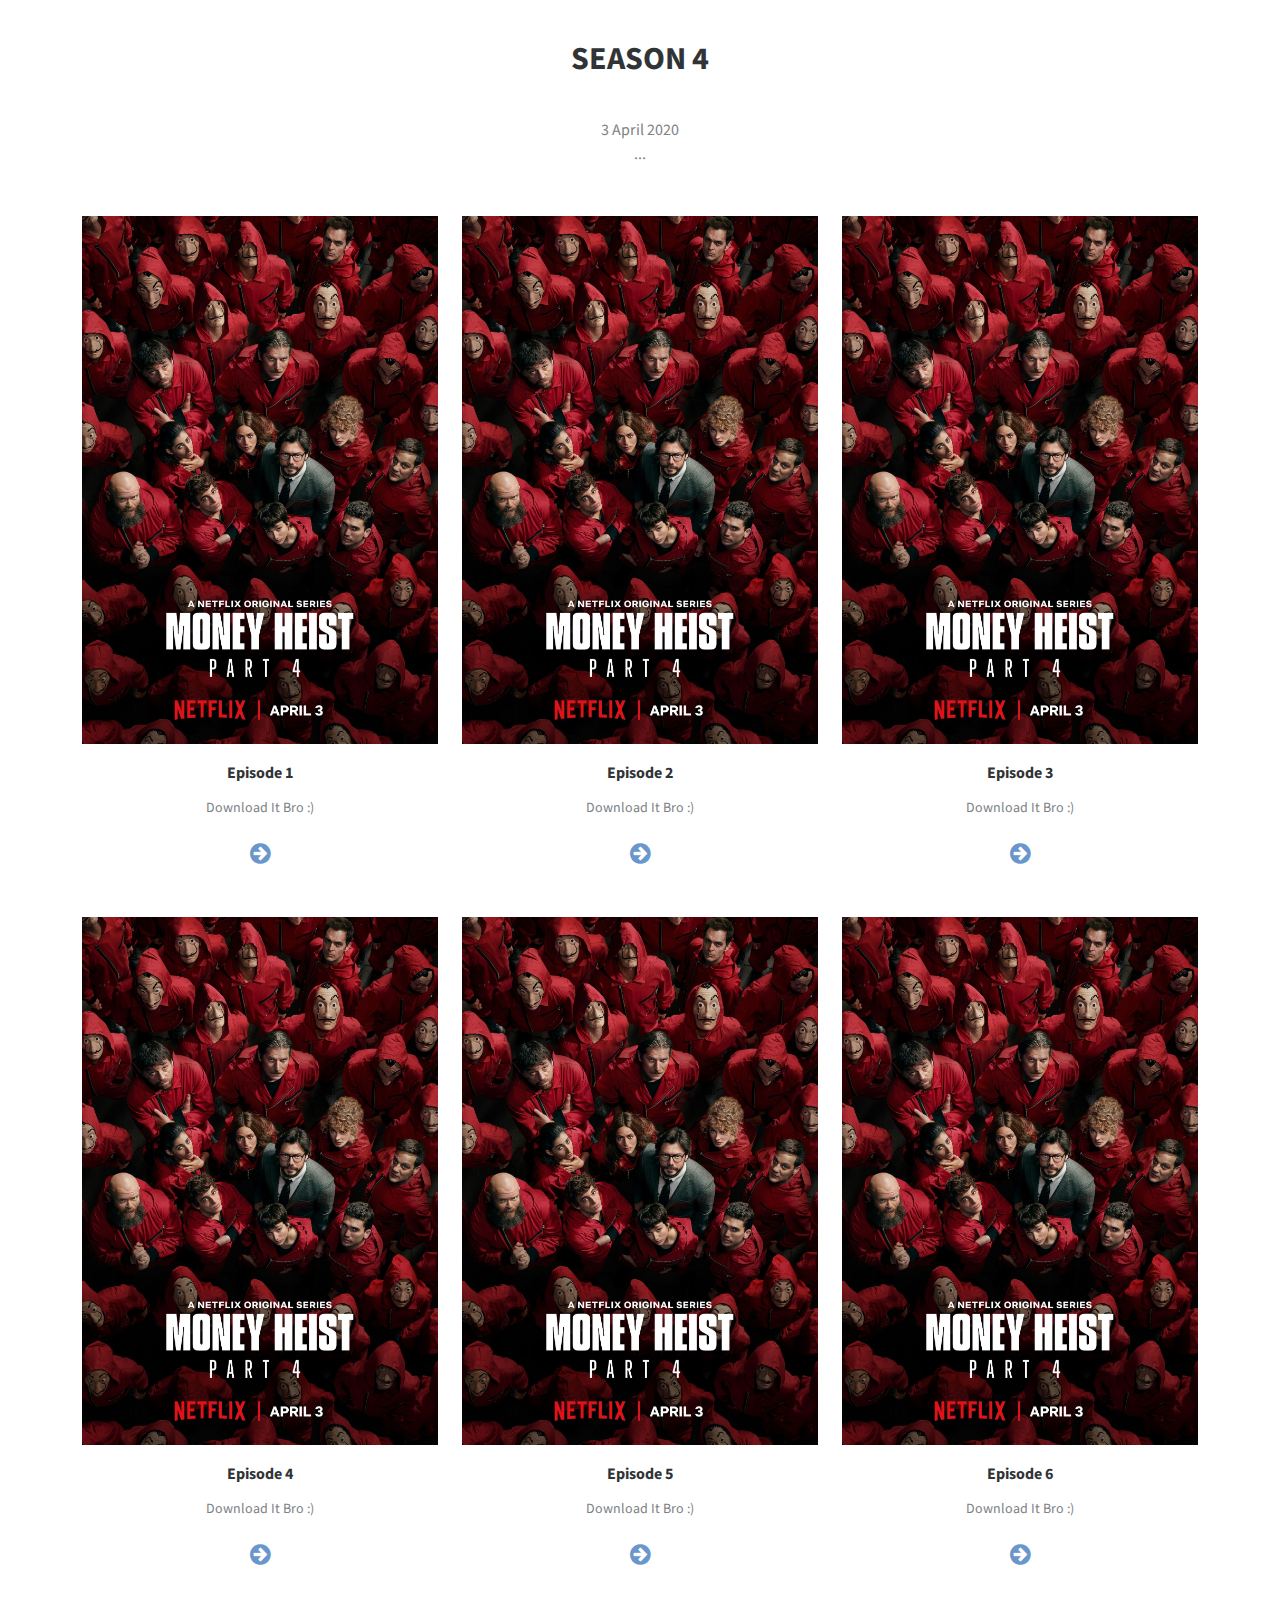
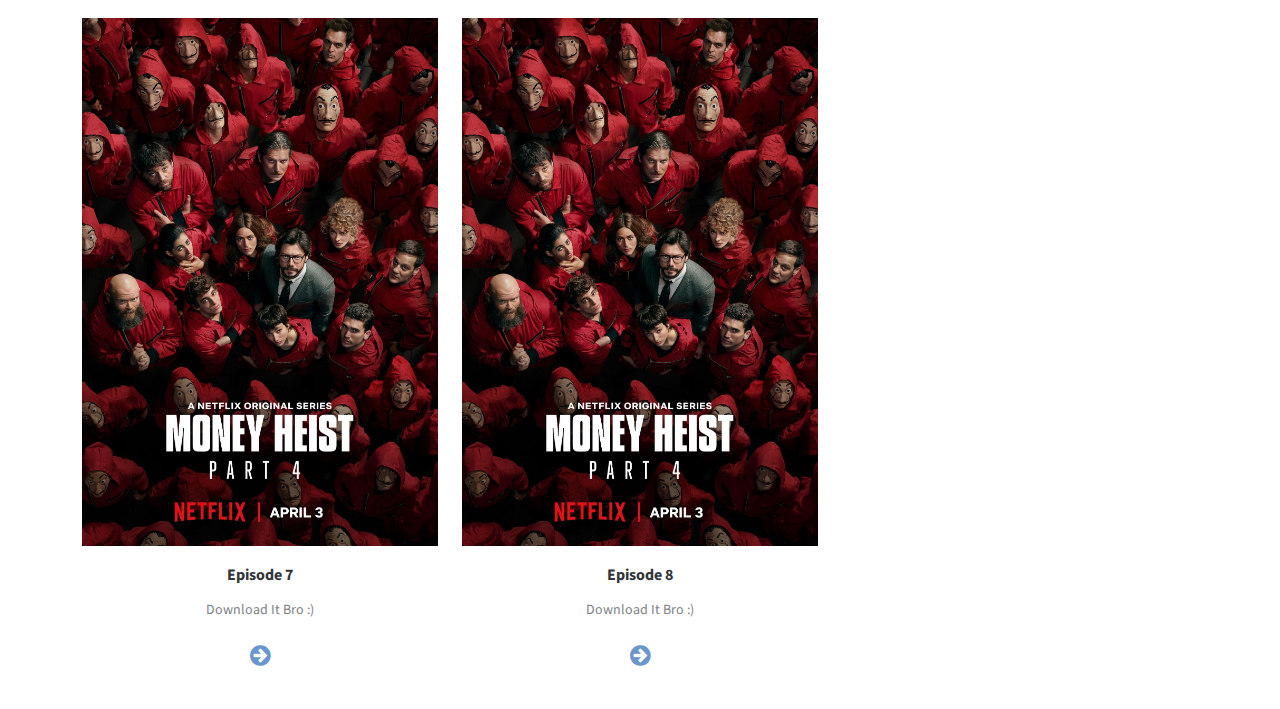
<file: webseries/moneyheist/season4/index.html>
<!DOCTYPE html>
<html>

<head>
    <meta charset="utf-8">
    <meta name="viewport" content="width=device-width, initial-scale=1.0, shrink-to-fit=no">
    <title>Everythin</title>
    <link rel="stylesheet" href="/assets/bootstrap/css/bootstrap.min.css">
    <link rel="stylesheet" href="https://fonts.googleapis.com/css?family=Source+Sans+Pro:300,400,700,300italic,400italic,700italic">
    <link rel="stylesheet" href="https://fonts.googleapis.com/css?family=Lora">
    <link rel="stylesheet" href="/assets/fonts/font-awesome.min.css">
    <link rel="stylesheet" href="/assets/fonts/simple-line-icons.min.css">
    <link rel="stylesheet" href="/assets/css/-Countdown-BS4-.css">
    <link rel="stylesheet" href="/assets/css/Animated-CSS-Waves-Background-SVG.css">
    <link rel="stylesheet" href="/assets/css/Animated-rainbow-shadow.css">
    <link rel="stylesheet" href="/assets/css/Article-Dual-Column.css">
    <link rel="stylesheet" href="/assets/css/Article-List.css">
    <link rel="stylesheet" href="/assets/css/html5-video.css">
</head>

<body>
    <section class="article-list">
        <div class="container">
            <div class="intro">
                <h2 class="text-center">SEASON 4</h2>
                <p class="text-center">3 April 2020</p>
                <p class="text-center">...</p>
            </div>
            <div class="row articles">
                <div class="col-sm-6 col-md-4 item"><a href="https://www.mediafire.com/file/pmfs92ylpe9n192/MoneyHeistS4EP1.mp4/file"><img class="img-fluid" src="/assets/img/4-full.jpg"></a>
                    <h3 class="name">Episode 1</h3>
                    <p class="description">Download It Bro :)</p><a class="action" href="https://www.mediafire.com/file/pmfs92ylpe9n192/MoneyHeistS4EP1.mp4/file"><i class="fa fa-arrow-circle-right"></i></a>
                </div>
                <div class="col-sm-6 col-md-4 item"><a href="https://www.mediafire.com/file/jjhx4hmr4dm95dp/MoneyHeistS4EP2.mp4/file"><img class="img-fluid" src="/assets/img/4-full.jpg"></a>
                    <h3 class="name">Episode 2</h3>
                    <p class="description">Download It Bro :)</p><a class="action" href="https://www.mediafire.com/file/jjhx4hmr4dm95dp/MoneyHeistS4EP2.mp4/file"><i class="fa fa-arrow-circle-right"></i></a>
                </div>
                <div class="col-sm-6 col-md-4 item"><a href="https://www.mediafire.com/file/5ya9l4xba7g4ilv/S4_EP3.mp4/file"><img class="img-fluid" src="/assets/img/4-full.jpg"></a>
                    <h3 class="name">Episode 3</h3>
                    <p class="description">Download It Bro :)</p><a class="action" href="https://www.mediafire.com/file/5ya9l4xba7g4ilv/S4_EP3.mp4/file"><i class="fa fa-arrow-circle-right"></i></a>
                </div>
                <div class="col-sm-6 col-md-4 item"><a href="https://www.mediafire.com/file/3uqczg1hd4uid7h/S4_EP4.mp4/file"><img class="img-fluid" src="/assets/img/4-full.jpg"></a>
                    <h3 class="name">Episode 4</h3>
                    <p class="description">Download It Bro :)</p><a class="action" href="https://www.mediafire.com/file/3uqczg1hd4uid7h/S4_EP4.mp4/file"><i class="fa fa-arrow-circle-right"></i></a>
                </div>
                <div class="col-sm-6 col-md-4 item"><a href="https://www.mediafire.com/file/x1okanznvrjwden/S4_EP5.mp4/file"><img class="img-fluid" src="/assets/img/4-full.jpg"></a>
                    <h3 class="name">Episode 5</h3>
                    <p class="description">Download It Bro :)</p><a class="action" href="https://www.mediafire.com/file/x1okanznvrjwden/S4_EP5.mp4/file"><i class="fa fa-arrow-circle-right"></i></a>
                </div>
                <div class="col-sm-6 col-md-4 item"><a href="https://www.mediafire.com/file/4im43w9ighb0u76/S4_EP6.mp4/file"><img class="img-fluid" src="/assets/img/4-full.jpg"></a>
                    <h3 class="name">Episode 6</h3>
                    <p class="description">Download It Bro :)</p><a class="action" href="https://www.mediafire.com/file/4im43w9ighb0u76/S4_EP6.mp4/file"><i class="fa fa-arrow-circle-right"></i></a>
                </div>
                <div class="col-sm-6 col-md-4 item"><a href="#"><img class="img-fluid" src="/assets/img/4-full.jpg"></a>
                    <h3 class="name">Episode 7</h3>
                    <p class="description">Download It Bro :)</p><a class="action" href="#"><i class="fa fa-arrow-circle-right"></i></a>
                </div>
                <div class="col-sm-6 col-md-4 item"><a href="https://www.mediafire.com/file/a1tsflkth9x4o6x/S4_EP8.mp4/file"><img class="img-fluid" src="/assets/img/4-full.jpg"></a>
                    <h3 class="name">Episode 8</h3>
                    <p class="description">Download It Bro :)</p><a class="action" href="https://www.mediafire.com/file/a1tsflkth9x4o6x/S4_EP8.mp4/file"><i class="fa fa-arrow-circle-right"></i></a>
                </div>
            </div>
        </div>
    </section>
    <script src="/assets/bootstrap/js/bootstrap.min.js"></script>
    <script src="/assets/js/stylish-portfolio.js"></script>
</body>

</html>
</file>
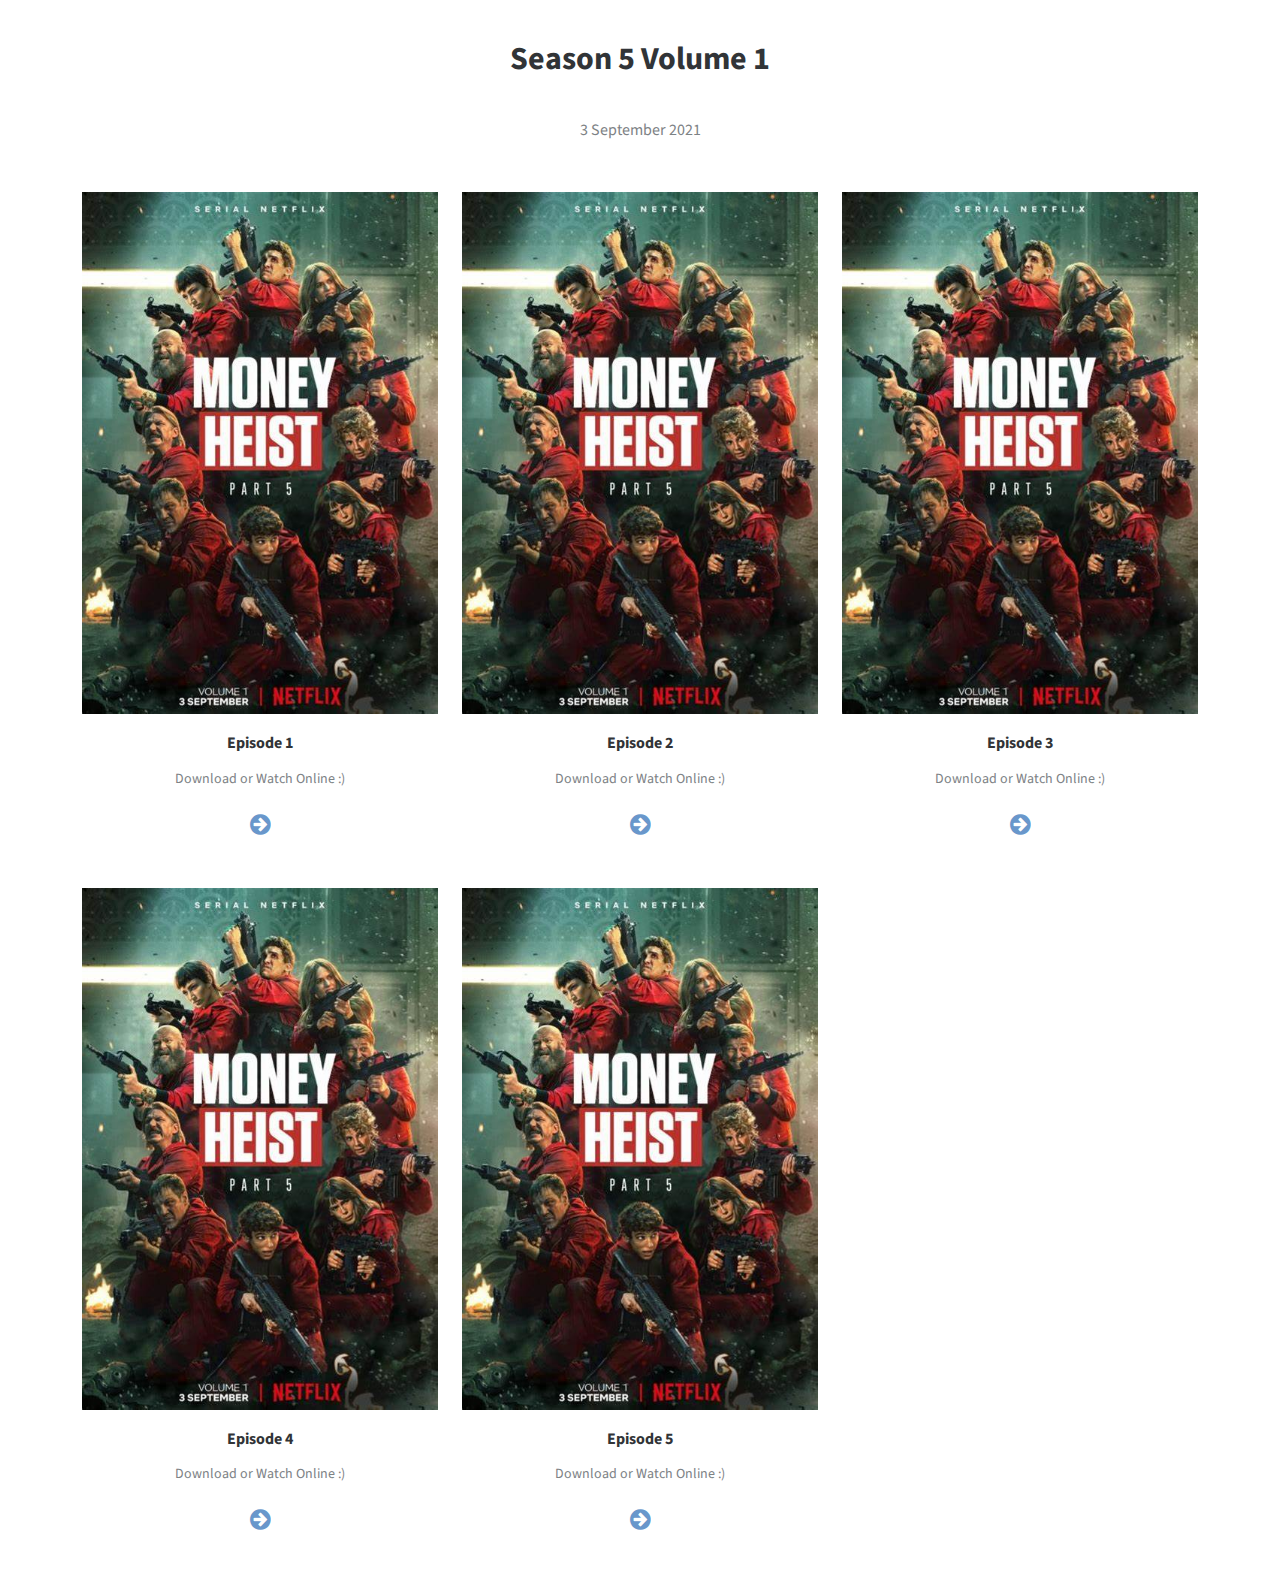
<file: webseries/moneyheist/season5/index.html>
<!DOCTYPE html>
<html>

<head>
    <meta charset="utf-8">
    <meta name="viewport" content="width=device-width, initial-scale=1.0, shrink-to-fit=no">
    <title>Everythin</title>
    <link rel="stylesheet" href="/assets/bootstrap/css/bootstrap.min.css">
    <link rel="stylesheet" href="https://fonts.googleapis.com/css?family=Source+Sans+Pro:300,400,700,300italic,400italic,700italic">
    <link rel="stylesheet" href="https://fonts.googleapis.com/css?family=Lora">
    <link rel="stylesheet" href="/assets/fonts/font-awesome.min.css">
    <link rel="stylesheet" href="/assets/fonts/simple-line-icons.min.css">
    <link rel="stylesheet" href="/assets/css/-Countdown-BS4-.css">
    <link rel="stylesheet" href="/assets/css/Animated-CSS-Waves-Background-SVG.css">
    <link rel="stylesheet" href="/assets/css/Animated-rainbow-shadow.css">
    <link rel="stylesheet" href="/assets/css/Article-Dual-Column.css">
    <link rel="stylesheet" href="/assets/css/Article-List.css">
    <link rel="stylesheet" href="/assets/css/html5-video.css">
</head>

<body>
    <section class="article-list">
        <div class="container">
            <div class="intro">
                <h2 class="text-center">Season 5 Volume 1</h2>
                <p class="text-center">3 September 2021</p>
            </div>
            <div class="row articles">
                <div class="col-sm-6 col-md-4 item"><a href="https://mega.nz/file/OvwlnCYR#SYUGLwMc0g3PuFhIpPKzJJ-pOBkHZCtxPAhWclemEd4"><img class="img-fluid" src="/assets/img/5-full.jpg"></a>
                    <h3 class="name">Episode 1</h3>
                    <p class="description">Download or Watch Online :)</p><a class="action" href="https://mega.nz/file/OvwlnCYR#SYUGLwMc0g3PuFhIpPKzJJ-pOBkHZCtxPAhWclemEd4"><i class="fa fa-arrow-circle-right"></i></a>
                </div>
                <div class="col-sm-6 col-md-4 item"><a href="https://mega.nz/file/y64kXTiZ#1ccTqmH61bUu4aubNgsO81tNHYSml71Tv92P8WA-j4Y"><img class="img-fluid" src="/assets/img/5-full.jpg"></a>
                    <h3 class="name">Episode 2</h3>
                    <p class="description">Download or Watch Online :)</p><a class="action" href="https://mega.nz/file/y64kXTiZ#1ccTqmH61bUu4aubNgsO81tNHYSml71Tv92P8WA-j4Y"><i class="fa fa-arrow-circle-right"></i></a>
                </div>
                <div class="col-sm-6 col-md-4 item"><a href="https://mega.nz/file/mzgkUCCC#DzWE2F_zEgjblygDqDakyvvaVSvaxFSSfyhH5RKWJRE"><img class="img-fluid" src="/assets/img/5-full.jpg"></a>
                    <h3 class="name">Episode 3</h3>
                    <p class="description">Download or Watch Online :)</p><a class="action" href="https://mega.nz/file/mzgkUCCC#DzWE2F_zEgjblygDqDakyvvaVSvaxFSSfyhH5RKWJRE"><i class="fa fa-arrow-circle-right"></i></a>
                </div>
                <div class="col-sm-6 col-md-4 item"><a href="https://mega.nz/file/inwkDIBR#XBDjwwQ5Vo-xU-myFft1sGgtsQakscc0KqYbnUG00Dg"><img class="img-fluid" src="/assets/img/5-full.jpg"></a>
                    <h3 class="name">Episode 4</h3>
                    <p class="description">Download or Watch Online :)</p><a class="action" href="https://mega.nz/file/inwkDIBR#XBDjwwQ5Vo-xU-myFft1sGgtsQakscc0KqYbnUG00Dg"><i class="fa fa-arrow-circle-right"></i></a>
                </div>
                <div class="col-sm-6 col-md-4 item"><a href="https://mega.nz/file/b7gilDDK#BLEcMqz4lsbMBXPlKGVxJAZWHw8f_S4Rt00XsCFoytU"><img class="img-fluid" src="/assets/img/5-full.jpg"></a>
                    <h3 class="name">Episode 5</h3>
                    <p class="description">Download or Watch Online :)</p><a class="action" href="https://mega.nz/file/b7gilDDK#BLEcMqz4lsbMBXPlKGVxJAZWHw8f_S4Rt00XsCFoytU"><i class="fa fa-arrow-circle-right"></i></a>
                </div>
            </div>
        </div>
    </section>
    <script src="/assets/bootstrap/js/bootstrap.min.js"></script>
    <script src="/assets/js/stylish-portfolio.js"></script>
</body>

</html>
</file>
<file: css/style.css>
#logo:hover {
  text-decoration: none !important;
}

.navbar a:hover {
  text-decoration: none;
}
.navbar a:active {
  text-decoration: none;
}

.showcase {
  padding: 150px;
  color: #ccc;
}
.header {
  align-items: center;
  display: flex;
  text-decoration: none;
  font-weight: bold;
  font-display: auto;
  font-family: monospace, monospace;
}
.active {
  color: #dc143c;
}
.ul {
  position: fixed;
  top: 0;
  width: 100%;
}
.logo {
  color: #ccc;
  text-shadow: 3px 3px 3px #000;
}
.container {
  align-items: center;
  color: #ccc;
}
.center {
  position: absolute;
  top: 50%;
  left: 50%;
  transform: translate(-50%, -50%);
}
.header1 {
  font-family: "Righteous", cursive;
  font-size: 6vw;
}
.header2 {
  font-family: "Ubuntu Mono", monospace;
  font-size: 1.4vw;
}
.header3 {
  font-family: "Ubuntu Mono", monospace;
  font-size: 2.2vw;
}

.header4 {
  font-family: "Ubuntu Mono", monospace;
  font-size: 2.2vw;
}

.nav-link {
  color: white;
}

.nav-link:hover {
  color: green;
}
.link1 {
  font-family: "Ubuntu Mono", monospace;
  font-size: 2.8vw;
  color: white;
  margin: 0px 5px 0px 5px;
  transition: 0.5s;
}

.link1:hover {
  color: green;
}
.image {
  border-radius: 50%;
}
.underconstruction {
  font-family: "Ubuntu Mono", monospace;
  font-size: 1.4vw;
  color: #4caf50;
}
.index {
  color: #ccc;
}
.navbar {
  height: 80px;
}
.navbar-nav a {
  font-family: "Ubuntu Mono", monospace;
  text-transform: uppercase;
  font-weight: bold;
  font-size: 25px;
  margin-left: 30px;
  margin-right: 30px;
  letter-spacing: 1px;
}

.inactive {
  color: #fff;
}

@media screen and (max-width: 996px) {
  .bar {
    text-decoration: none;
    font-size: 7vw;
    color: #fff;
    font-family: "Ubuntu Mono", monospace;
  }
}
@media screen and (min-width: 996px) {
  .bar {
    text-decoration: none;
    font-size: 2.5vw;
    color: #fff;
    font-family: "Ubuntu Mono", monospace;
  }
}

@media screen and (max-width: 785px) {
  .header1 {
    font-size: 8vw;
  }
  .link1 {
    font-size: 4vw;
  }
}

@media screen and (max-width: 765px) {
  body {
    text-align: center;
  }
  .header1 {
    font-size: 9vw;
  }
  .header2 {
    font-size: 2.5vw;
  }
  .link1 {
    font-size: 5vw;
  }
}

@media screen and (min-width: 1390px) {
  .header2 {
    font-size: 1.2vw;
  }
}
</file>
<file: assets/css/-Countdown-BS4-.css>
p.number-days, p.number-hours, p.number-minutes, p.number-seconds {
  font-size: 5rem;
  line-height: 1;
}

p.text-countdown {
  font-size: 1.5rem;
}

.boxed-countdown p.number-days, .boxed-countdown p.number-hours, .boxed-countdown p.number-minutes, .boxed-countdown p.number-seconds {
  padding: 2rem 0;
  background: rgba(0,0,0,.2);
}

.boxed-countdown p.text-countdown {
  padding: .5rem 0 .6rem;
  background: rgba(255,255,255,.2);
  margin: 0;
}
</file>
<file: assets/css/Article-Dual-Column.css>
.article-dual-column {
  color: #56585b;
  background-color: #fff;
  font-family: 'Lora', serif;
  font-size: 14px;
}

.article-dual-column .intro {
  font-size: 16px;
  margin: 0 auto 30px;
}

.article-dual-column .intro h1 {
  font-size: 32px;
  margin-bottom: 15px;
  padding-top: 20px;
  line-height: 1.5;
  color: inherit;
  margin-top: 25px;
}

.article-dual-column .intro p {
  color: #929292;
  font-size: 12px;
}

.article-dual-column .intro p .by {
  font-style: italic;
}

.article-dual-column .intro p .date {
  text-transform: uppercase;
  padding: 4px 0 4px 10px;
  margin-left: 10px;
  border-left: 1px solid #ddd;
}

.article-dual-column .intro p a {
  color: #333;
  text-transform: uppercase;
  padding-left: 3px;
}

.article-dual-column .intro img {
  margin-top: 25px;
}

.article-dual-column .text p {
  margin-bottom: 20px;
  line-height: 1.45;
}

@media (min-width:768px) {
  .article-dual-column .text p {
    font-size: 16px;
  }
}

.article-dual-column .text h2 {
  margin-top: 28px;
  margin-bottom: 20px;
  line-height: 1.45;
  font-size: 16px;
  font-weight: bold;
  color: #333;
}

@media (min-width:768px) {
  .article-dual-column .text h2 {
    font-size: 20px;
  }
}

.article-dual-column .text figure {
  text-align: center;
  margin-top: 30px;
  margin-bottom: 20px;
}

.article-dual-column .text figure img {
  margin-bottom: 12px;
  max-width: 100%;
}

@media (max-width:767px) {
  .article-dual-column .toc {
    border: 1px solid #d3d3d3;
    padding: 20px 0 15px;
    margin-bottom: 20px;
    border-width: 1px 0;
  }
}

.article-dual-column .toc p {
  text-transform: uppercase;
  font-size: 12px;
  font-weight: bold;
}

.article-dual-column .toc ul {
  padding-left: 20px;
  font-size: 13px;
  margin-bottom: 0;
}

.article-dual-column .toc li {
  padding: 2px 0;
}

.article-dual-column .toc a {
  color: inherit;
}
</file>
<file: assets/css/Article-List.css>
.article-list {
  color: #313437;
  background-color: #fff;
}

.article-list p {
  color: #7d8285;
}

.article-list h2 {
  font-weight: bold;
  margin-bottom: 40px;
  padding-top: 40px;
  color: inherit;
}

@media (max-width:767px) {
  .article-list h2 {
    margin-bottom: 25px;
    padding-top: 25px;
    font-size: 24px;
  }
}

.article-list .intro {
  font-size: 16px;
  max-width: 500px;
  margin: 0 auto;
}

.article-list .intro p {
  margin-bottom: 0;
}

.article-list .articles {
  padding-bottom: 40px;
}

.article-list .item {
  padding-top: 50px;
  min-height: 425px;
  text-align: center;
}

.article-list .item .name {
  font-weight: bold;
  font-size: 16px;
  margin-top: 20px;
  color: inherit;
}

.article-list .item .description {
  font-size: 14px;
  margin-top: 15px;
  margin-bottom: 0;
}

.article-list .item .action {
  font-size: 24px;
  width: 24px;
  margin: 22px auto 0;
  line-height: 1;
  display: block;
  color: #4f86c3;
  opacity: 0.85;
  transition: opacity 0.2s;
  text-decoration: none;
}

.article-list .item .action:hover {
  opacity: 1;
}
</file>
<file: assets/css/html5-video.css>
video {
  max-width: 100%;
  height: auto;
  width: 100%;
}
</file>
<file: assets/css/Animated-CSS-Waves-Background-SVG.css>
.waveWrapper {
  overflow: hidden;
  position: absolute;
  left: 0;
  right: 0;
  bottom: 0;
  top: 0;
  margin: auto;
}

.waveWrapperInner {
  position: absolute;
  width: 100%;
  overflow: hidden;
  height: 100%;
  bottom: -1px;
  background-image: linear-gradient(to top, #86377b 20%, #27273c 80%);
  z-index: -1;
}

.bgTop {
  /*z-index: 2;*/
  opacity: 0.5;
  position: absolute;
}

.bgMiddle {
  z-index: -1;
  opacity: 0.75;
  position: absolute;
}

.bgBottom {
  z-index: -2;
  position: absolute;
}

.wave {
  position: absolute;
  left: 0;
  width: 200%;
  height: 100%;
  background-repeat: repeat no-repeat;
  background-position: 0 bottom;
  transform-origin: center bottom;
}

.waveTop {
  background-size: 50% 100px;
}

.waveAnimation .waveTop {
  animation: move-wave 3s;
  -webkit-animation: move-wave 3s;
  -webkit-animation-delay: 1s;
  animation-delay: 1s;
}

.waveMiddle {
  background-size: 50% 120px;
}

.waveAnimation .waveMiddle {
  animation: move_wave 10s linear infinite;
}

.waveBottom {
  background-size: 50% 100px;
}

.waveAnimation .waveBottom {
  animation: move_wave 15s linear infinite;
}
</file>
<file: assets/css/Animated-rainbow-shadow.css>
.shadow {
  position: relative;
  margin: 200px auto 0;
  width: 400px;
  height: 250px;
  background: linear-gradient(0deg,#000,#262626);
}

.shadow:before, .shadow:after {
  content: '';
  position: absolute;
  top: -2px;
  left: -2px;
  background: linear-gradient(45deg,#fb0094,#0000ff,#00ff00,#ffff00,#ff0000,#fb0094,#0000ff,#00ff00,#ffff00,#ff0000);
  background-size: 400%;
  width: calc(100% + 4px);
  height: calc(100% + 4px);
  z-index: -1;
  animation: animate 20s linear infinite;
}

.shadow:after {
  filter: blur(20px);
}
</file>
